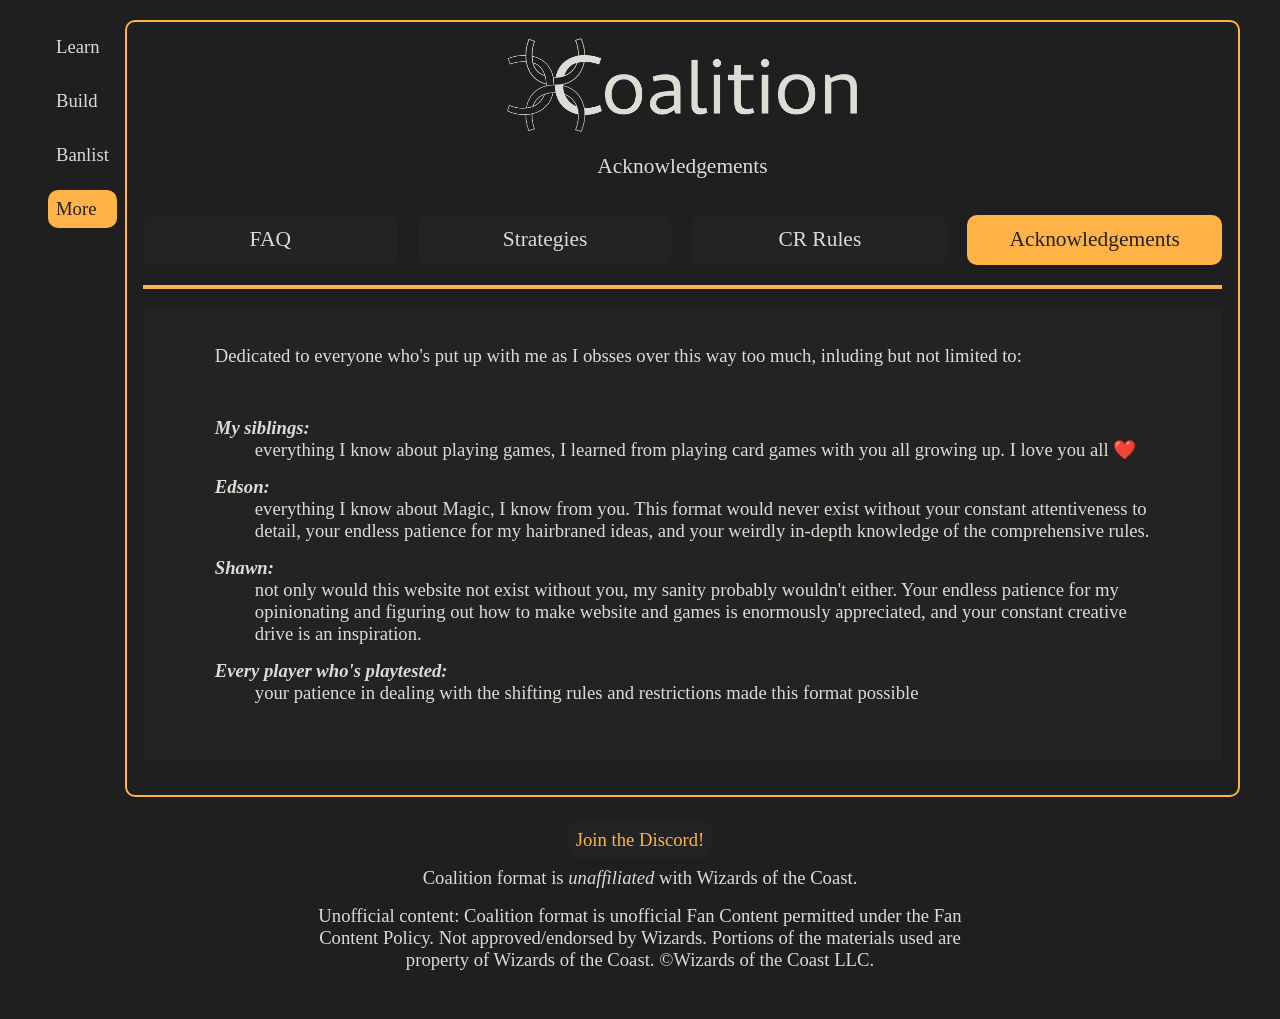
<file: acknowledgements.html>
<!DOCTYPE html>
<html lang="en">
  <head>
    <title>Coalition Format</title>
    <meta charset="UTF-8" />
    <meta name="viewport" content="width=device-width, initial-scale=1.0" />
    <link rel="icon" type="image/png" href="/images/favicon-96x96.png" sizes="96x96" />
    <link rel="icon" type="image/svg+xml" href="/images/favicon.svg" />
    <link rel="shortcut icon" href="/images/favicon.ico" />
    <link rel="apple-touch-icon" sizes="180x180" href="/images/apple-touch-icon.png" />
    <link rel="manifest" href="/site.webmanifest">
    <link rel='stylesheet' href='style.css' />
  </head>

  <body>
    <div id='main'>
        <nav>
        <a href="index.html">
          Learn
        </a>

        <a href="build.html">
          Build
        </a>

        <a href="banlist.html">
          Banlist
        </a>

        <a href="faq.html" class="selected">
          More
        </a>
      </nav>
        <div id='content'>
            <div class='intro'>
                <img width="350" src="/images/coalition_logo.png" />
                <p>
                    Acknowledgements
                </p>
                <div class='columns menu'>
                  <a href="faq.html" class="column">
                    FAQ
                  </a>
                   <a href="strategies.html" class="column">
                    Strategies
                  </a>
                  <a href="rules.html" class="column">
                    CR Rules
                  </a>
                  <a href="acknowledgements.html" class="column selected">
                    Acknowledgements
                  </a>
                </div>
            </div>
            <div class='explainer' id="banlist">
                <div class='info box'>
                    <p>Dedicated to everyone who's put up with me as I obsses over this way too much, inluding but not limited to:
                    <div class="banlist">
                        <dl>
                            <dt>My siblings:</dt>
                            <dd>everything I know about playing games, I learned from playing card games with you all growing up. I love you all ❤️ </dd>
                            <dt>Edson:</dt>
                            <dd>everything I know about Magic, I know from you. This format would never exist without your constant attentiveness to detail, your endless patience for my hairbraned ideas, and your weirdly in-depth knowledge of the comprehensive rules.</dd>
                            <dt>Shawn:</dt>
                            <dd>not only would this website not exist without you, my sanity probably wouldn't either. Your endless patience for my opinionating and figuring out how to make website and games is enormously appreciated, and your constant creative drive is an inspiration.</dd>
                            <dt>Every player who's playtested:</dt>
                            <dd>your patience in dealing with the shifting rules and restrictions made this format possible</dd>
                            </dl>
                    </div>   
                </div>
            </div>
        </div>
    </div>
    <footer>
      <a class="nf nf-fa-discord" href="https://discord.gg/NwQm5m4eBT">  Join the Discord!</a>
        <p>Coalition format is <i>unaffiliated</i> with Wizards of the Coast.</p>
        <p>Unofficial content: Coalition format is unofficial Fan Content permitted under the Fan Content Policy. Not approved/endorsed by Wizards. Portions of the materials used are property of Wizards of the Coast. ©Wizards of the Coast LLC.</p>
    </footer>
  </body>
</html>
</file>
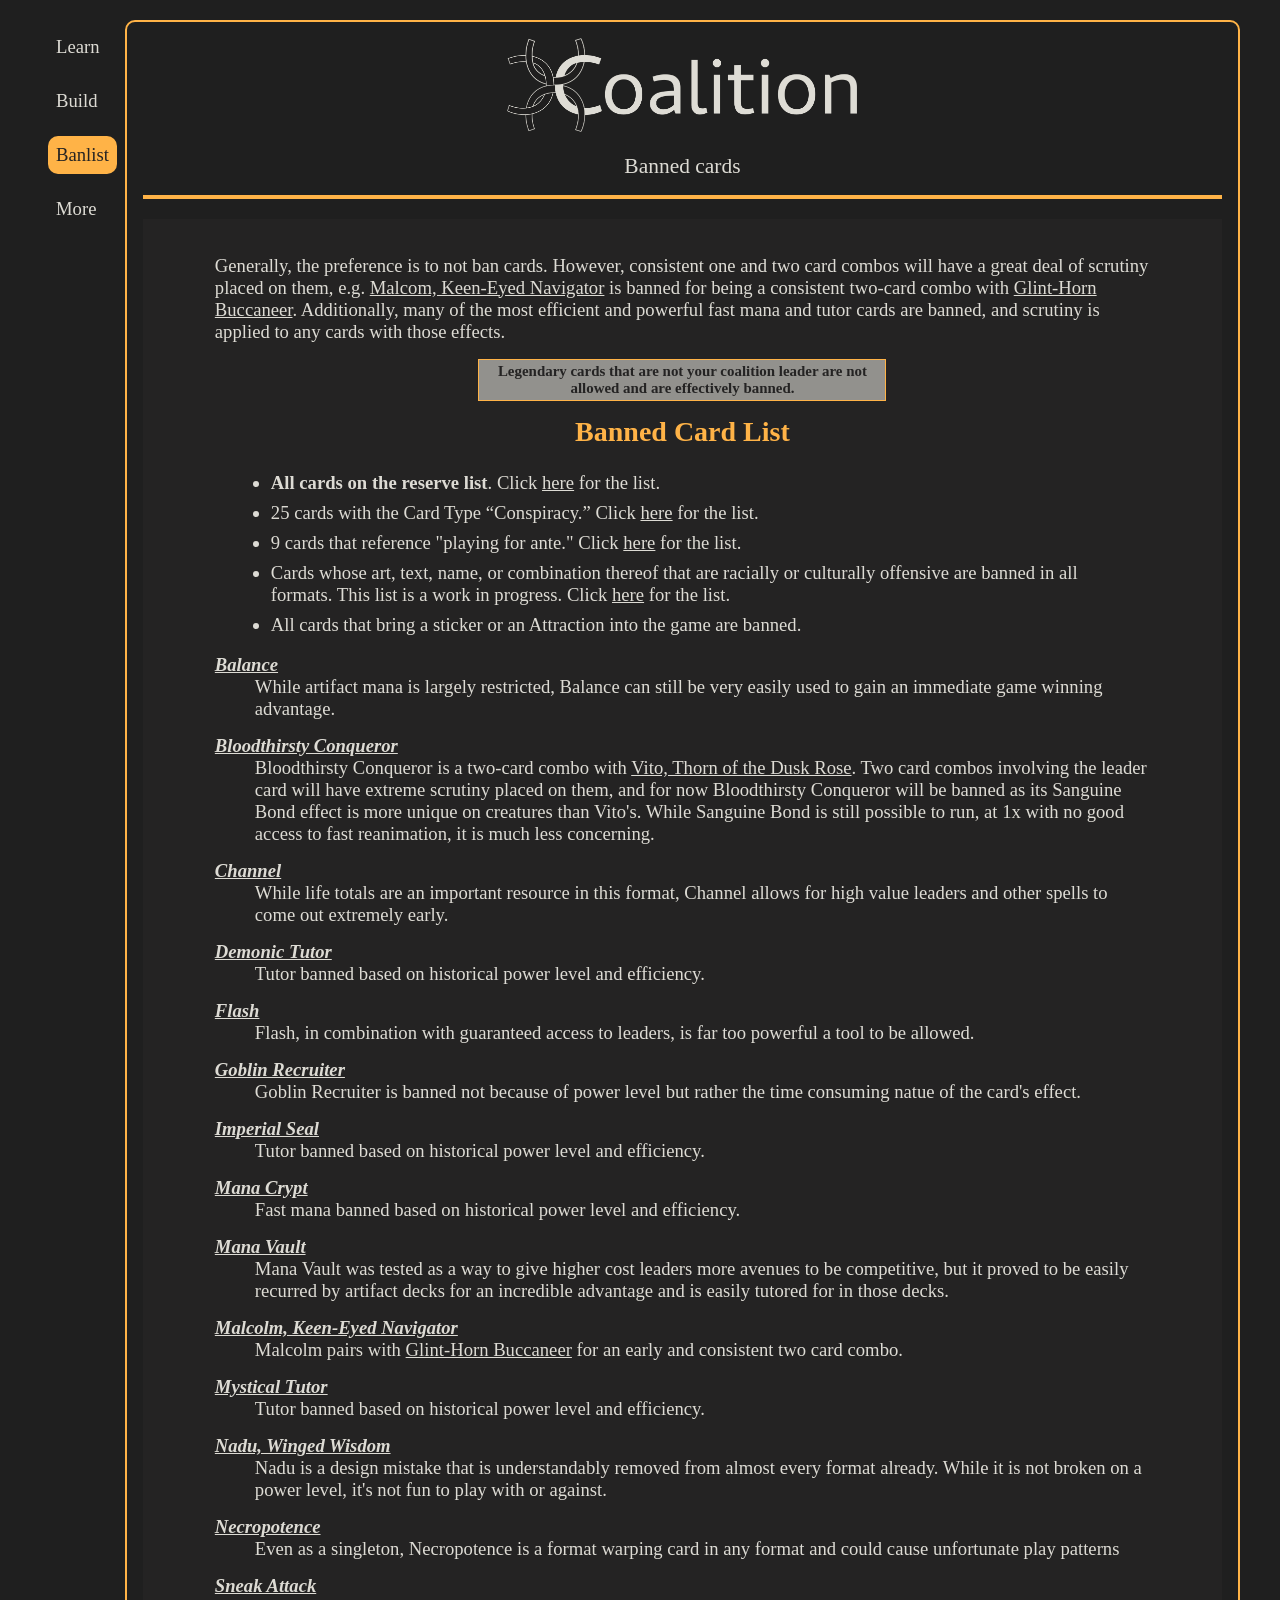
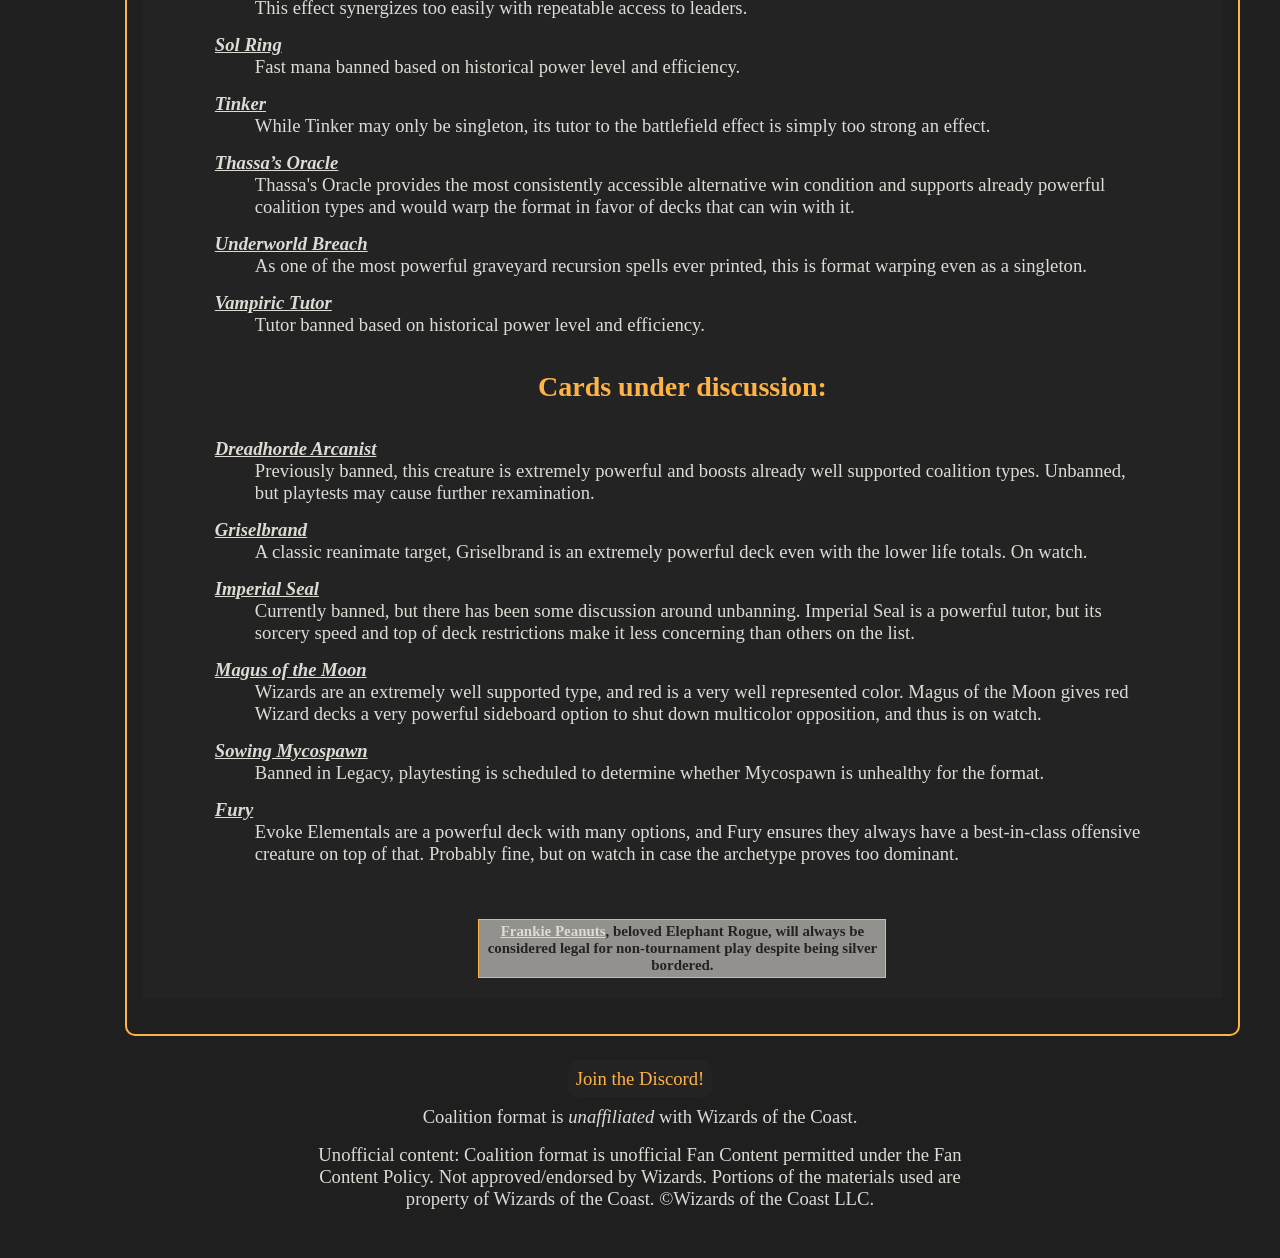
<file: banlist.html>
<!DOCTYPE html>
<html lang="en">
  <head>
    <title>Coalition Format</title>
    <meta charset="UTF-8" />
    <meta name="viewport" content="width=device-width, initial-scale=1.0" />
    <link rel="icon" type="image/png" href="/images/favicon-96x96.png" sizes="96x96" />
    <link rel="icon" type="image/svg+xml" href="/images/favicon.svg" />
    <link rel="shortcut icon" href="/images/favicon.ico" />
    <link rel="apple-touch-icon" sizes="180x180" href="/images/apple-touch-icon.png" />
    <link rel="manifest" href="/site.webmanifest">
    <link rel='stylesheet' href='style.css' />
  </head>

  <body>
    <div id='main'>
      <nav>
        <a href="index.html">
          Learn
        </a>

        <a href="build.html">
          Build
        </a>

        <a href="banlist.html" class="selected">
          Banlist
        </a>

        <a href="faq.html">
          More
        </a>
      </nav>
        <div id='content'>
            <div class='intro'>
                <img width="350" src="/images/coalition_logo.png" />
                <p>
                    Banned cards
                </p>
            </div>
            <div class='explainer' id="banlist">
                <div class='info box'>
                    <p>Generally, the preference is to not ban cards. However, consistent one and two card combos will have a great deal of scrutiny placed on them, e.g. <a href="https://scryfall.com/card/lcc/161/malcolm-keen-eyed-navigator">Malcom, Keen-Eyed Navigator</a> is banned for being a consistent two-card combo with <a href="https://scryfall.com/card/m20/141/glint-horn-buccaneer">Glint-Horn Buccaneer</a>. Additionally, many of the most efficient and powerful fast mana and tutor cards are banned, and scrutiny is applied to any cards with those effects.</p>
                    <div class="tooltip" id="legendaryban">Legendary cards that are not your coalition leader are not allowed and are effectively banned.</div>
                    <h2>Banned Card List</h2>
                    <div class="banlist">
                        <ul>
                            <li><b>All cards on the reserve list</b>. Click <a href="https://magic.wizards.com/en/news/announcements/official-reprint-policy">here</a> for the list.</li>
                            <li>25 cards with the Card Type “Conspiracy.” Click <a href="https://gatherer.wizards.com/Pages/Search/Default.aspx?action=advanced&special=true&type=+%5b%22Conspiracy%22%5d">here</a> for the list.</li>
                            <li>9 cards that reference "playing for ante." Click <a href="https://gatherer.wizards.com/Pages/Search/Default.aspx?action=advanced&text=+%5b%22%20ante.%22%5d">here</a> for the list.</li>
                            <li>Cards whose art, text, name, or combination thereof that are racially or culturally offensive are banned in all formats. This list is a work in progress. Click <a href="https://magic.wizards.com/en/news/announcements/depictions-racism-magic-2020-06-10">here</a> for the list.</li>
                            <li>All cards that bring a sticker or an Attraction into the game are banned.</li>
                        </ul>
                        <dl>
                            <dt><a href="https://scryfall.com/card/ema/2/balance">Balance</a></dt>
                            <dd>While artifact mana is largely restricted, Balance can still be very easily used to gain an immediate game winning advantage.</dd>
                            <dt><a href="https://scryfall.com/card/fdn/58/bloodthirsty-conqueror">Bloodthirsty Conqueror</a></dt>
                            <dd>Bloodthirsty Conqueror is a two-card combo with <a href="https://scryfall.com/card/m21/127/vito-thorn-of-the-dusk-rose">Vito, Thorn of the Dusk Rose</a>. Two card combos involving the leader card will have extreme scrutiny placed on them, and for now Bloodthirsty Conqueror will be banned as its Sanguine Bond effect is more unique on creatures than Vito's. While Sanguine Bond is still possible to run, at 1x with no good access to fast reanimation, it is much less concerning.</dd>
                            <dt><a href="https://scryfall.com/card/ima/157/channel">Channel</a></dt>
                            <dd>While life totals are an important resource in this format, Channel allows for high value leaders and other spells to come out extremely early.</dd>
                            <dt><a href="https://scryfall.com/card/cmm/150/demonic-tutor">Demonic Tutor</a></dt>
                            <dd>Tutor banned based on historical power level and efficiency.</dd>
                            <dt><a href="https://scryfall.com/card/a25/57/flash">Flash</a></dt>
                            <dd>Flash, in combination with guaranteed access to leaders, is far too powerful a tool to be allowed.</dd>
                            <dt><a href="https://scryfall.com/card/6ed/186/goblin-recruiter">Goblin Recruiter</a></dt>
                            <dd>Goblin Recruiter is banned not because of power level but rather the time consuming natue of the card's effect.</dd>
                            <dt><a href="https://scryfall.com/card/2x2/354/imperial-seal">Imperial Seal</a></dt>
                            <dd>Tutor banned based on historical power level and efficiency.</dd>
                            <dt><a href="https://scryfall.com/card/2xm/270/mana-crypt">Mana Crypt</a></dt>
                            <dd>Fast mana banned based on historical power level and efficiency.</dd>
                            <dt><a href="https://scryfall.com/card/2x2/308/mana-vault">Mana Vault</a></dt>
                            <dd>Mana Vault was tested as a way to give higher cost leaders more avenues to be competitive, but it proved to be easily recurred by artifact decks for an incredible advantage and is easily tutored for in those decks.</dd>
                            <dt><a href="https://scryfall.com/card/lcc/161/malcolm-keen-eyed-navigator)">Malcolm, Keen-Eyed Navigator</a></dt>
                            <dd>Malcolm pairs with <a href="https://scryfall.com/card/m20/141/glint-horn-buccaneer">Glint-Horn Buccaneer</a> for an early and consistent two card combo.</dd>
                            <dt><a href="https://scryfall.com/card/ema/62/mystical-tutor)">Mystical Tutor</a></dt>
                            <dd>Tutor banned based on historical power level and efficiency.</dd>
                            <dt><a href="https://scryfall.com/card/mh3/193/nadu-winged-wisdom">Nadu, Winged Wisdom</a></dt>
                            <dd>Nadu is a design mistake that is understandably removed from almost every format already. While it is not broken on a power level, it's not fun to play with or against.</dd>
                            <dt><a href="https://scryfall.com/card/ima/98/necropotence)">Necropotence</a></dt>
                            <dd>Even as a singleton, Necropotence is a format warping card in any format and could cause unfortunate play patterns</dd>
                            <dt><a href="https://scryfall.com/card/dmr/139/sneak-attack">Sneak Attack</a></dt>
                            <dd>This effect synergizes too easily with repeatable access to leaders.</dd>
                            <dt><a href="https://scryfall.com/card/cmm/410/sol-ring)">Sol Ring</a></dt>
                            <dd>Fast mana banned based on historical power level and efficiency.</dd>
                            <dt><a href="https://scryfall.com/card/ulg/45/tinker">Tinker</a></dt>
                            <dd>While Tinker may only be singleton, its tutor to the battlefield effect is simply too strong an effect.</dd>
                            <dt><a href="https://scryfall.com/card/thb/73/thassas-oracle">Thassa’s Oracle</a></dt>
                            <dd>Thassa's Oracle provides the most consistently accessible alternative win condition and supports already powerful coalition types and would warp the format in favor of decks that can win with it.</dd>
                            <dt><a href="https://scryfall.com/card/thb/161/underworld-breach">Underworld Breach</a></dt>
                            <dd>As one of the most powerful graveyard recursion spells ever printed, this is format warping even as a singleton.</dd>
                            <dt><a href="https://scryfall.com/card/cmr/156/vampiric-tutor">Vampiric Tutor</a></dt>
                            <dd>Tutor banned based on historical power level and efficiency.</dd>
                            </dl>
                        </div>
                        
                        <h2>Cards under discussion:</h2>
                        <div class="banlist">
                        <dl>
                          <dt><a href="https://scryfall.com/card/war/125/dreadhorde-arcanist">Dreadhorde Arcanist</a></td>
                            <dd>Previously banned, this creature is extremely powerful and boosts already well supported coalition types. Unbanned, but playtests may cause further rexamination.</dd>
                          <dt><a href="https://scryfall.com/card/mm3/72/griselbrand">Griselbrand</a></dt>
                            <dd>A classic reanimate target, Griselbrand is an extremely powerful deck even with the lower life totals. On watch.</dd>
                          <dt><a href="https://scryfall.com/card/2x2/354/imperial-seal">Imperial Seal</a></dt>
                            <dd>Currently banned, but there has been some discussion around unbanning. Imperial Seal is a powerful tutor, but its sorcery speed and top of deck restrictions make it less concerning than others on the list.</dd>
                          <dt><a href="https://scryfall.com/card/tsr/175/magus-of-the-moon">Magus of the Moon</a></td>
                            <dd>Wizards are an extremely well supported type, and red is a very well represented color. Magus of the Moon gives red Wizard decks a very powerful sideboard option to shut down multicolor opposition, and thus is on watch.</dd>
                         <dt><a href="https://scryfall.com/card/mh3/170/sowing-mycospawn">Sowing Mycospawn</a></dt>
                            <dd>Banned in Legacy, playtesting is scheduled to determine whether Mycospawn is unhealthy for the format.</dd>
                          <dt><a href="https://scryfall.com/card/ecc/50/fury">Fury</a></dt>
                            <dd>Evoke Elementals are a powerful deck with many options, and Fury ensures they always have a best-in-class offensive creature on top of that. Probably fine, but on watch in case the archetype proves too dominant.</dd>
                        </dl>
                    </div>   
                    <div class="tooltip" id="frankie"><h2><i class="nf nf-md-elephant"></i></h2><a href="https://scryfall.com/card/und/5/frankie-peanuts">Frankie Peanuts</a>, beloved Elephant Rogue, will always be considered legal for non-tournament play despite being silver bordered.</div>
                </div>
            </div>
        </div>
    </div>
    <footer>
        <a class="nf nf-fa-discord" href="https://discord.gg/NwQm5m4eBT">  Join the Discord!</a>
        <p>Coalition format is <i>unaffiliated</i> with Wizards of the Coast.</p>
        <p>Unofficial content: Coalition format is unofficial Fan Content permitted under the Fan Content Policy. Not approved/endorsed by Wizards. Portions of the materials used are property of Wizards of the Coast. ©Wizards of the Coast LLC.</p>
    </footer>
  </body>
</html>
</file>
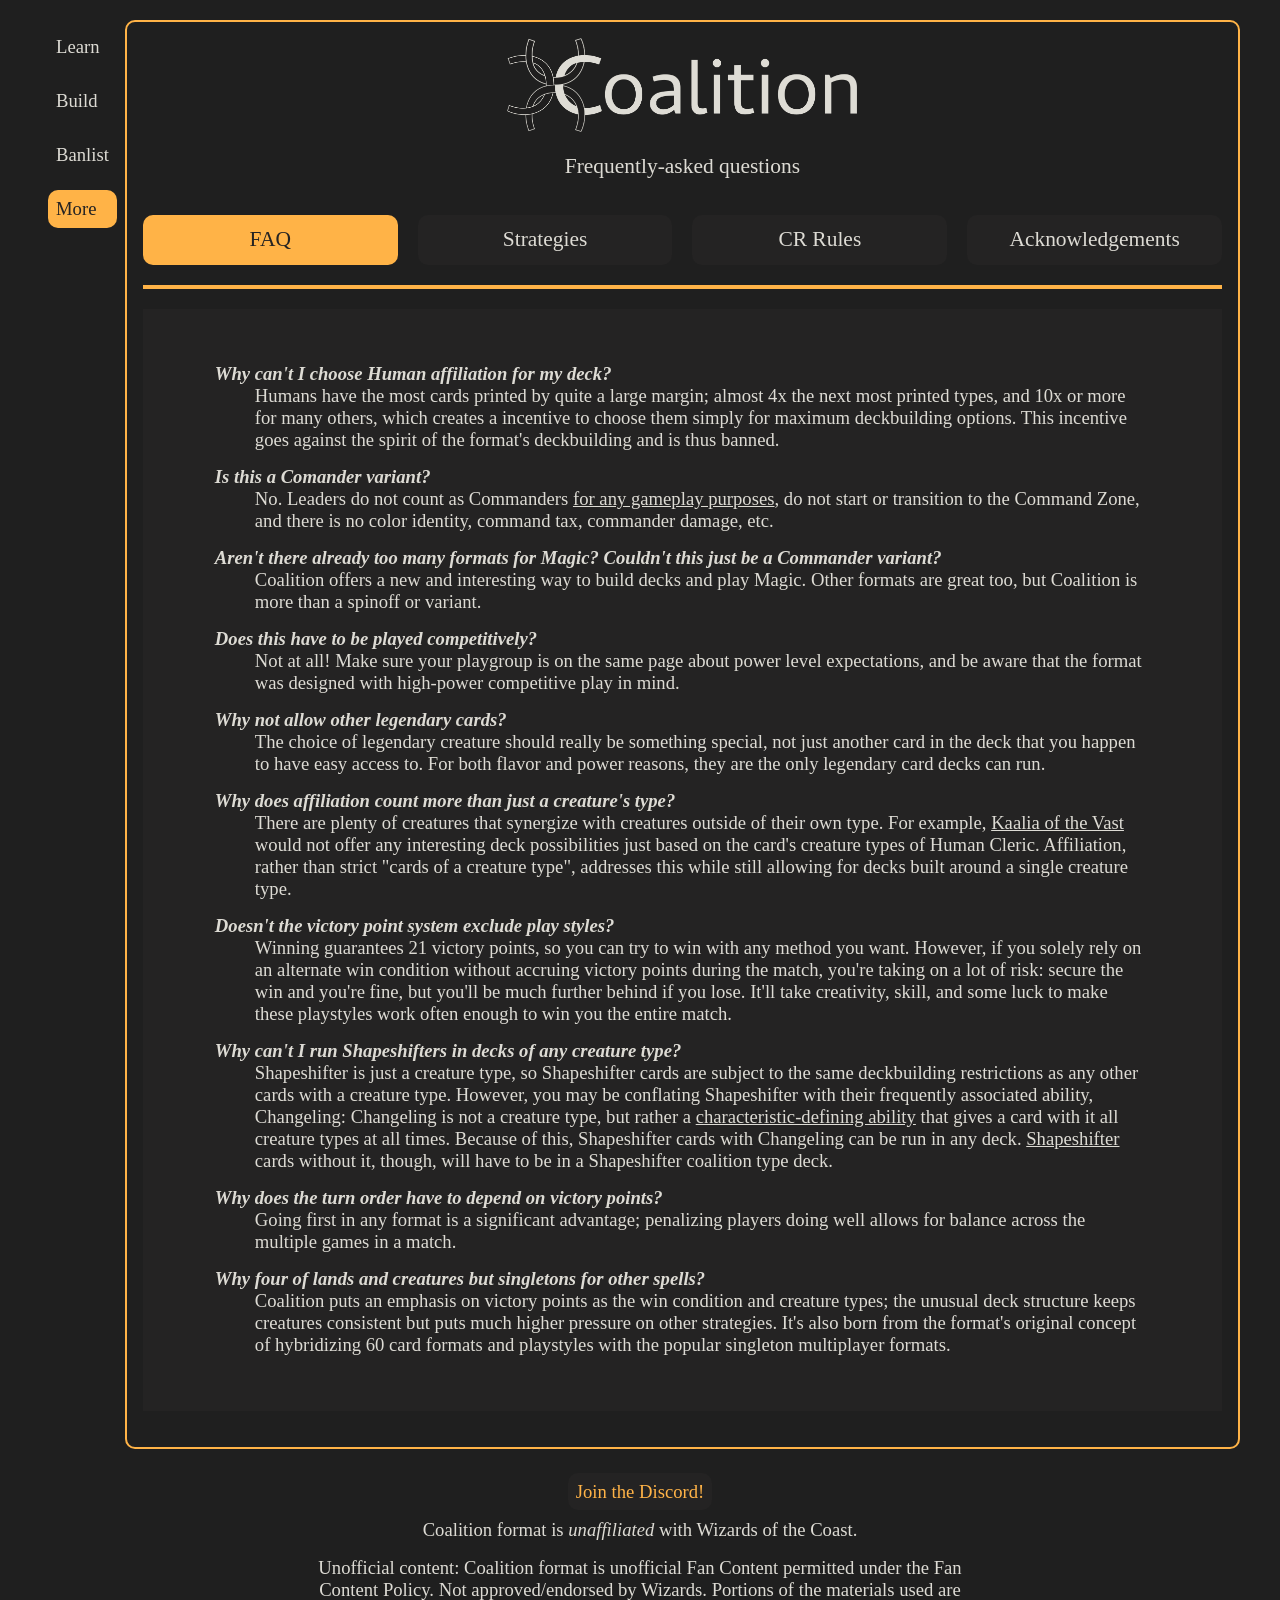
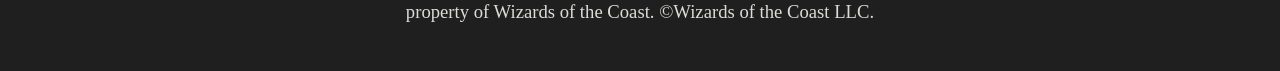
<file: faq.html>
<!DOCTYPE html>
<html lang="en">
  <head>
    <title>Coalition Format</title>
    <meta charset="UTF-8" />
    <meta name="viewport" content="width=device-width, initial-scale=1.0" />
    <link rel="icon" type="image/png" href="/images/favicon-96x96.png" sizes="96x96" />
    <link rel="icon" type="image/svg+xml" href="/images/favicon.svg" />
    <link rel="shortcut icon" href="/images/favicon.ico" />
    <link rel="apple-touch-icon" sizes="180x180" href="/images/apple-touch-icon.png" />
    <link rel="manifest" href="/site.webmanifest">
    <link rel='stylesheet' href='style.css' />
  </head>

  <body>
    <div id='main'>
        <nav>
        <a href="index.html">
          Learn
        </a>

        <a href="build.html">
          Build
        </a>

        <a href="banlist.html">
          Banlist
        </a>

        <a href="faq.html" class="selected">
          More
        </a>
      </nav>
        <div id='content'>
            <div class='intro'>
                <img width="350" src="/images/coalition_logo.png" />
                <p>
                    Frequently-asked questions
                </p>
                <div class='columns menu'>
                  <a href="faq.html" class="column selected">
                    FAQ
                  </a>
                   <a href="strategies.html" class="column">
                    Strategies
                  </a>
                  <a href="rules.html" class="column">
                    CR Rules
                  </a>
                  <a href="acknowledgements.html" class="column">
                    Acknowledgements
                  </a>
                </div>
            </div>
            <div class='explainer' id="banlist">
                <div class='info box'>
                    <div class="banlist">
                        <dl>
                            <dt id="humans">Why can't I choose Human affiliation for my deck?</dt>
                            <dd>Humans have the most cards printed by quite a large margin; almost 4x the next most printed types, and 10x or more for many others, which creates a incentive to choose them simply for maximum deckbuilding options. This incentive goes against the spirit of the format's deckbuilding and is thus banned.</dd>
                            <dt id="commander">Is this a Comander variant?</dt>
                            <dd>No. Leaders do not count as Commanders <a href="https://scryfall.com/card/cmm/214/deflecting-swat">for any gameplay purposes</a>, do not start or transition to the Command Zone, and there is no color identity, command tax, commander damage, etc.</dd>
                            <dt>Aren't there already too many formats for Magic? Couldn't this just be a Commander variant?</dt>
                            <dd>Coalition offers a new and interesting way to build decks and play Magic. Other formats are great too, but Coalition is more than a spinoff or variant.</dd>  
                            <dt>Does this have to be played competitively?</dt>
                            <dd>Not at all! Make sure your playgroup is on the same page about power level expectations, and be aware that the format was designed with high-power competitive play in mind.</dd>
                            <dt id="legendaries">Why not allow other legendary cards?</dt>
                            <dd>The choice of legendary creature should really be something special, not just another card in the deck that you happen to have easy access to. For both flavor and power reasons, they are the only legendary card decks can run.</dd>
                            <dt>Why does affiliation count more than just a creature's type?</dt>
                            <dd>There are plenty of creatures that synergize with creatures outside of their own type. For example, <a href="https://scryfall.com/card/mh3/290/kaalia-of-the-vast">Kaalia of the Vast</a> would not offer any interesting deck possibilities just based on the card's creature types of Human Cleric. Affiliation, rather than strict "cards of a creature type", addresses this while still allowing for decks built around a single creature type.</dd>
                            <dt>Doesn't the victory point system exclude play styles?</dt>
                            <dd>Winning guarantees 21 victory points, so you can try to win with any method you want. However, if you solely rely on an alternate win condition without accruing victory points during the match, you're taking on a lot of risk: secure the win and you're fine, but you'll be much further behind if you lose. It'll take creativity, skill, and some luck to make these playstyles work often enough to win you the entire match.</dd>
                            <dt>Why can't I run Shapeshifters in decks of any creature type?</dt>
                            <dd>Shapeshifter is just a creature type, so Shapeshifter cards are subject to the same deckbuilding restrictions as any other cards with a creature type. However, you may be conflating Shapeshifter with their frequently associated ability, Changeling: Changeling is not a creature type, but rather a <a href="https://yawgatog.com/resources/magic-rules/#characteristic-defining_ability">characteristic-defining ability</a> that gives a card with it all creature types at all times. Because of this, Shapeshifter cards with Changeling can be run in any deck. <a href="https://scryfall.com/card/dmc/24/activated-sleeper">Shapeshifter</a> cards without it, though, will have to be in a Shapeshifter coalition type deck.</dd>
                            <dt id="turnorder">Why does the turn order have to depend on victory points?</dt>
                            <dd>Going first in any format is a significant advantage; penalizing players doing well allows for balance across the multiple games in a match.</dd>
                            <dt>Why four of lands and creatures but singletons for other spells?</dt>
                            <dd>Coalition puts an emphasis on victory points as the win condition and creature types; the unusual deck structure keeps creatures consistent but puts much higher pressure on other strategies. It's also born from the format's original concept of hybridizing 60 card formats and playstyles with the popular singleton multiplayer formats.</dd>
                        </dl>
                    </div>
                </div>
            </div>
        </div>
    </div>
    <footer>
        <a class="nf nf-fa-discord" href="https://discord.gg/NwQm5m4eBT">  Join the Discord!</a>
        <p>Coalition format is <i>unaffiliated</i> with Wizards of the Coast.</p>
        <p>Unofficial content: Coalition format is unofficial Fan Content permitted under the Fan Content Policy. Not approved/endorsed by Wizards. Portions of the materials used are property of Wizards of the Coast. ©Wizards of the Coast LLC.</p>
    </footer>
  </body>
</html>
</file>
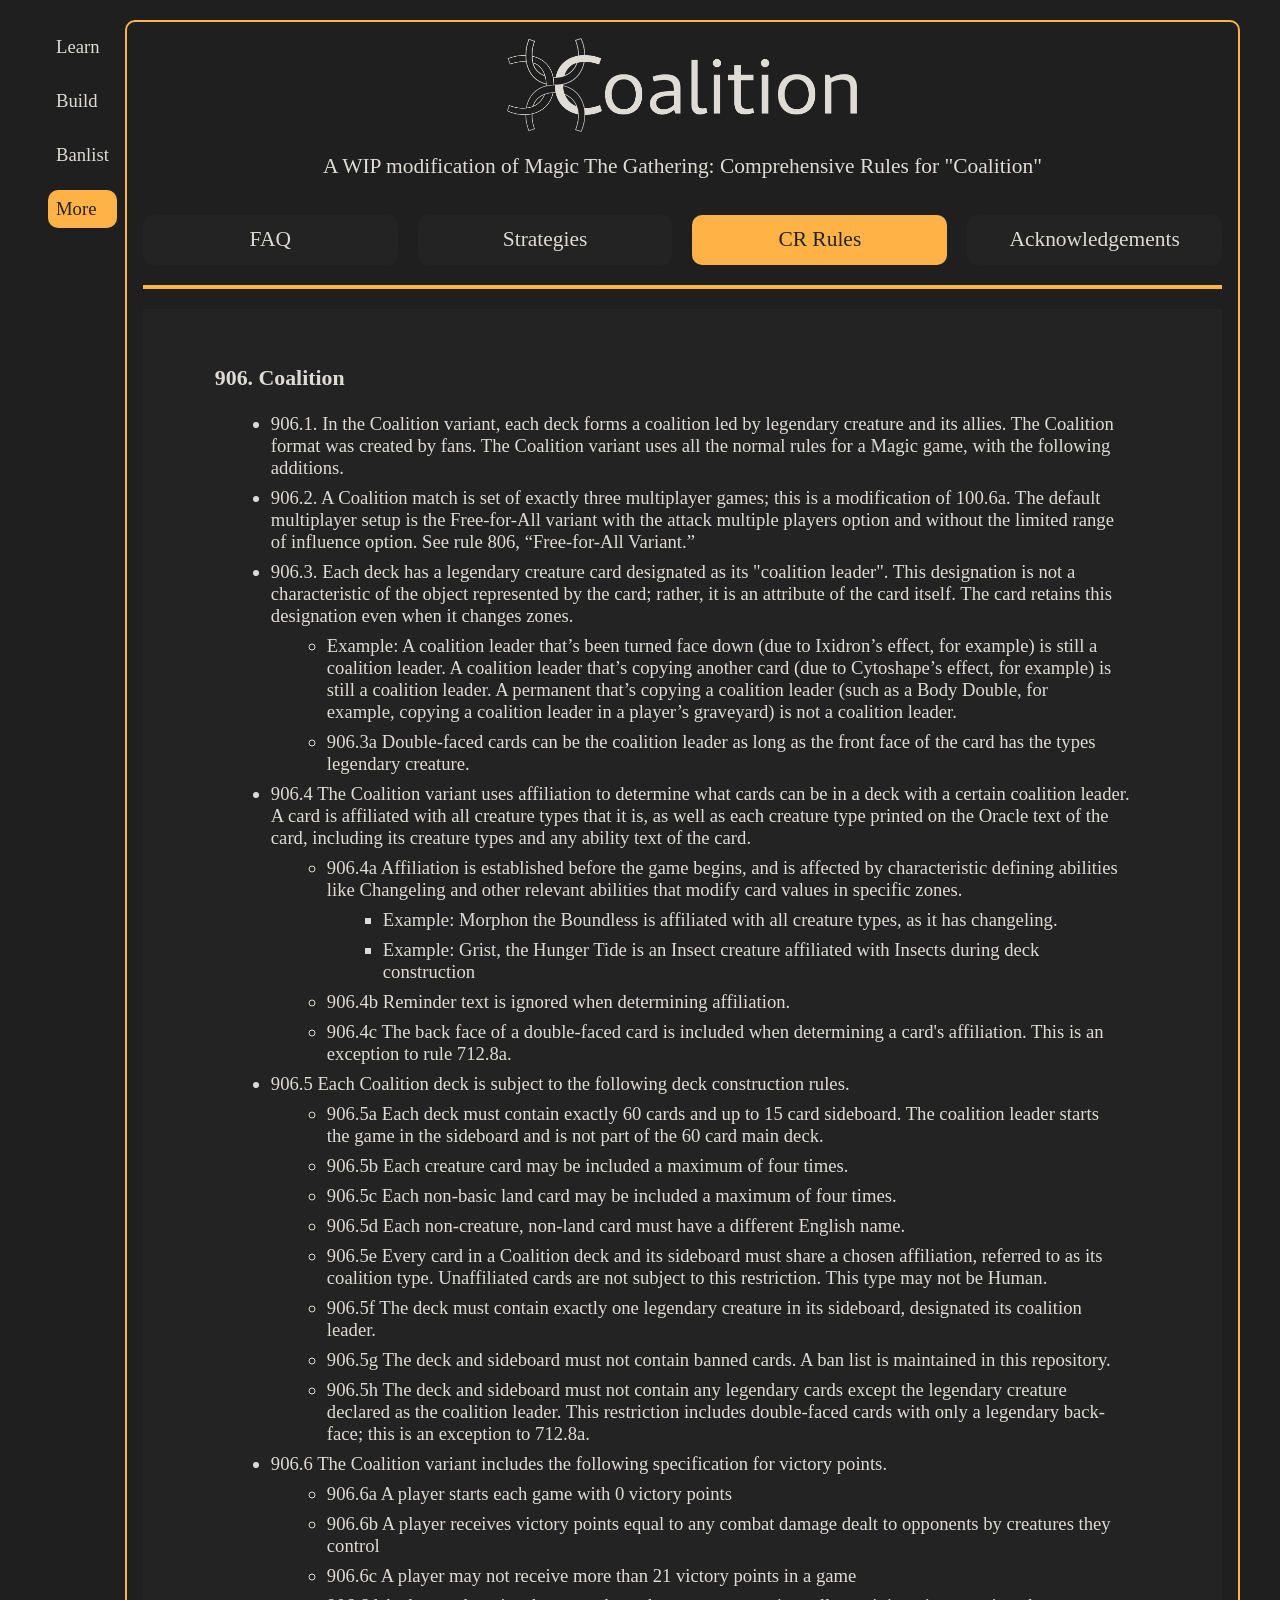
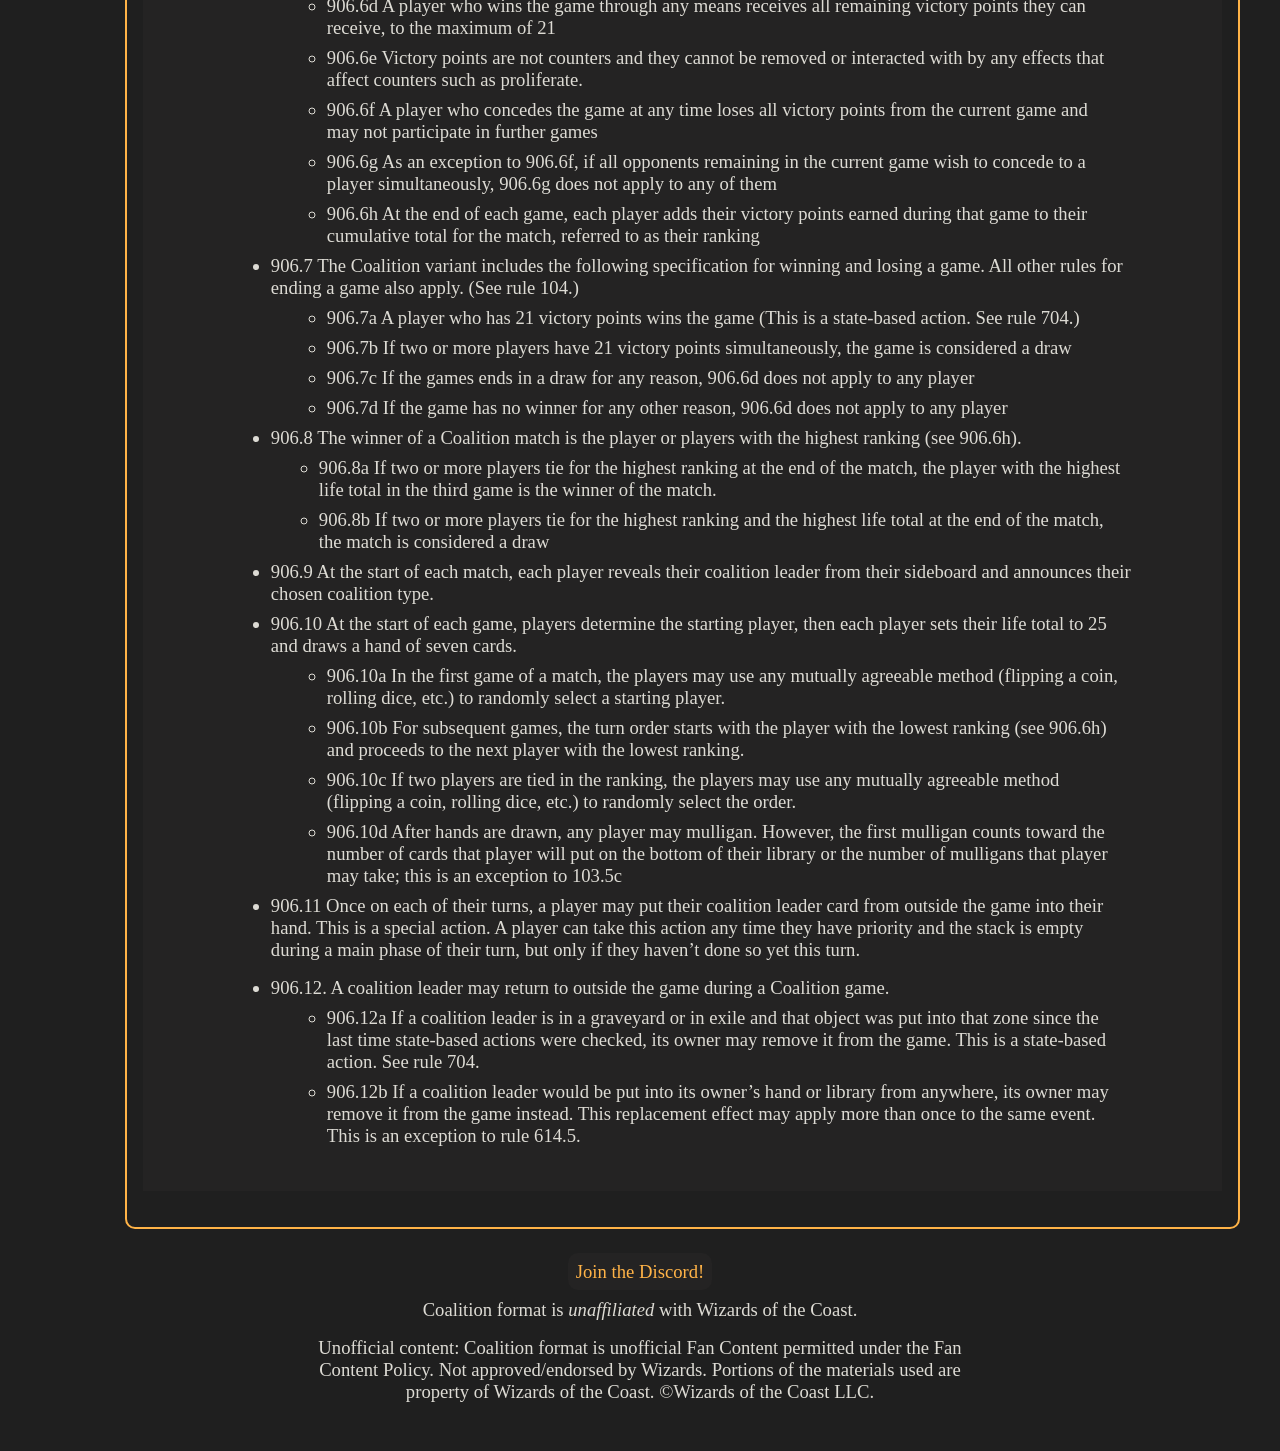
<file: rules.html>
<!DOCTYPE html>
<html lang="en">
  <head>
    <title>Coalition Format</title>
    <meta charset="UTF-8" />
    <meta name="viewport" content="width=device-width, initial-scale=1.0" />
    <link rel="icon" type="image/png" href="/images/favicon-96x96.png" sizes="96x96" />
    <link rel="icon" type="image/svg+xml" href="/images/favicon.svg" />
    <link rel="shortcut icon" href="/images/favicon.ico" />
    <link rel="apple-touch-icon" sizes="180x180" href="/images/apple-touch-icon.png" />
    <link rel="manifest" href="/site.webmanifest">
    <link rel='stylesheet' href='style.css' />
  </head>

  <body>
    <div id='main'>
        <nav>
          <a href="index.html">
            Learn
          </a>

          <a href="build.html">
            Build
          </a>

          <a href="banlist.html">
            Banlist
          </a>

          <a href="faq.html" class="selected">
            More
          </a>
        </nav>
        <div id='content'>
            <div class='intro'>
                <img width="350" src="/images/coalition_logo.png" />
                <p>
                    A WIP modification of Magic The Gathering: Comprehensive Rules for "Coalition"
                </p>
                <div class='columns menu'>
                  <a href="faq.html" class="column">
                    FAQ
                  </a>
                  <a href="strategies.html" class="column">
                    Strategies
                  </a>
                  <a href="rules.html" class="column selected">
                    CR Rules
                  </a>
                  <a href="acknowledgements.html" class="column">
                    Acknowledgements
                  </a>
                </div>
            </div>
            <div class='explainer' id="rules">
                <div class='info box'>
                    <div class="banlist">
                        <h3 id="906-coalition">906. Coalition</h3>
                        <ul>
                          <li>906.1. In the Coalition variant, each deck forms a coalition led by legendary creature and its allies. The Coalition format was created by fans. The Coalition variant uses all the normal rules for a Magic game, with the following additions.</li>
                          <li>906.2. A Coalition match is set of exactly three multiplayer games; this is a modification of 100.6a. The default multiplayer setup is the Free-for-All variant with the attack multiple players option and without the limited range of influence option. See rule 806, “Free-for-All Variant.”</li>
                          <li>906.3. Each deck has a legendary creature card designated as its "coalition leader". This designation is not a characteristic of the object represented by the card; rather, it is an attribute of the card itself. The card retains this designation even when it changes zones.
                            <ul>
                              <li>Example: A coalition leader that’s been turned face down (due to Ixidron’s effect, for example) is still a coalition leader. A coalition leader that’s copying another card (due to Cytoshape’s effect, for example) is still a coalition leader. A permanent that’s copying a coalition leader (such as a Body Double, for example, copying a coalition leader in a player’s graveyard) is not a coalition leader.</li>
                              <li>906.3a Double-faced cards can be the coalition leader as long as the front face of the card has the types legendary creature.</li>
                            </ul>
                          </li>
                          <li>906.4 The Coalition variant uses affiliation to determine what cards can be in a deck with a certain coalition leader. A card is affiliated with all creature types that it is, as well as each creature type printed on the Oracle text of the card, including its creature types and any ability text of the card. 
                            <ul>
                              <li>906.4a Affiliation is established before the game begins, and is affected by characteristic defining abilities like Changeling and other relevant abilities that modify card values in specific zones.
                                <ul>
                                  <li>Example: Morphon the Boundless is affiliated with all creature types, as it has changeling.</li>
                                  <li>Example: Grist, the Hunger Tide is an Insect creature affiliated with Insects during deck construction</li>
                                </ul>
                              </li>
                              <li>906.4b Reminder text is ignored when determining affiliation.</li>
                              <li>906.4c The back face of a double-faced card is included when determining a card's affiliation. This is an exception to rule 712.8a.</li>
                            </ul>
                          </li>
                          <li>906.5 Each Coalition deck is subject to the following deck construction rules.
                            <ul>
                              <li>906.5a Each deck must contain exactly 60 cards and up to 15 card sideboard. The coalition leader starts the game in the sideboard and is not part of the 60 card main deck.</li>
                              <li>906.5b Each creature card may be included a maximum of four times.</li>
                              <li>906.5c Each non-basic land card may be included a maximum of four times.</li>
                              <li>906.5d Each non-creature, non-land card must have a different English name.</li>
                              <li>906.5e Every card in a Coalition deck and its sideboard must share a chosen affiliation, referred to as its coalition type. Unaffiliated cards are not subject to this restriction. This type may not be Human.</li>
                              <li>906.5f The deck must contain exactly one legendary creature in its sideboard, designated its coalition leader.</li>
                              <li>906.5g The deck and sideboard must not contain banned cards. A ban list is maintained in this repository.</li>
                              <li>906.5h The deck and sideboard must not contain any legendary cards except the legendary creature declared as the coalition leader. This restriction includes double-faced cards with only a legendary back-face; this is an exception to 712.8a.</li>
                            </ul>
                          </li>
                          <li>906.6 The Coalition variant includes the following specification for victory points.
                            <ul>
                              <li>906.6a A player starts each game with 0 victory points</li>
                              <li>906.6b A player receives victory points equal to any combat damage dealt to opponents by creatures they control</li>
                              <li>906.6c A player may not receive more than 21 victory points in a game</li>
                              <li>906.6d A player who wins the game through any means receives all remaining victory points they can receive, to the maximum of 21</li>
                              <li>906.6e Victory points are not counters and they cannot be removed or interacted with by any effects that affect counters such as proliferate.</li>
                              <li>906.6f A player who concedes the game at any time loses all victory points from the current game and may not participate in further games</li>
                              <li>906.6g As an exception to 906.6f, if all opponents remaining in the current game wish to concede to a player simultaneously, 906.6g does not apply to any of them</li>
                              <li>906.6h At the end of each game, each player adds their victory points earned during that game to their cumulative total for the match, referred to as their ranking</li>
                            </ul>
                          </li>
                          <li>906.7 The Coalition variant includes the following specification for winning and losing a game. All other rules for ending a game also apply. (See rule 104.)
                            <ul>
                              <li>906.7a A player who has 21 victory points wins the game (This is a state-based action. See rule 704.)</li>
                              <li>906.7b If two or more players have 21 victory points simultaneously, the game is considered a draw</li>
                              <li>906.7c If the games ends in a draw for any reason, 906.6d does not apply to any player</li>
                              <li>906.7d If the game has no winner for any other reason, 906.6d does not apply to any player</li>
                            </ul>
                          </li>
                          <li>906.8 The winner of a Coalition match is the player or players with the highest ranking (see 906.6h).</li>
                          <ul>
                            <li>906.8a If two or more players tie for the highest ranking at the end of the match, the player with the highest life total in the third game is the winner of the match.</li>
                            <li>906.8b If two or more players tie for the highest ranking and the highest life total at the end of the match, the match is considered a draw</li>
                          </ul>
                          <li>906.9 At the start of each match, each player reveals their coalition leader from their sideboard and announces their chosen coalition type.</li>
                          <li>906.10 At the start of each game, players determine the starting player, then each player sets their life total to 25 and draws a hand of seven cards.
                            <ul>
                              <li>906.10a In the first game of a match, the players may use any mutually agreeable method (flipping a coin, rolling dice, etc.) to randomly select a starting player.</li>
                              <li>906.10b For subsequent games, the turn order starts with the player with the lowest ranking (see 906.6h) and proceeds to the next player with the lowest ranking.</li>
                              <li>906.10c If two players are tied in the ranking, the players may use any mutually agreeable method (flipping a coin, rolling dice, etc.) to randomly select the order.</li>
                              <li>906.10d After hands are drawn, any player may mulligan. However, the first mulligan counts toward the number of cards that player will put on the bottom of their library or the number of mulligans that player may take; this is an exception to 103.5c</li>
                            </ul>
                          </li>
                          <li>906.11 Once on each of their turns, a player may put their coalition leader card from outside the game into their hand. This is a special action. A player can take this action any time they have priority and the stack is empty during a main phase of their turn, but only if they haven’t done so yet this turn.</p></li>
                          <li>906.12. A coalition leader may return to outside the game during a Coalition game.
                              <ul>
                                  <li>906.12a If a coalition leader is in a graveyard or in exile and that object was put into that zone since the last time state-based actions were checked, its owner may remove it from the game. This is a state-based action. See rule 704.</li>
                                  <li>906.12b If a coalition leader would be put into its owner’s hand or library from anywhere, its owner may remove it from the game instead. This replacement effect may apply more than once to the same event. This is an exception to rule 614.5.</li>
                              </ul>
                          </li>
                        </ul>
                    </div>                       
                </div>
            </div>
        </div>
    </div>
    <footer>
        <a class="nf nf-fa-discord" href="https://discord.gg/NwQm5m4eBT">  Join the Discord!</a>
        <p>Coalition format is <i>unaffiliated</i> with Wizards of the Coast.</p>
        <p>Unofficial content: Coalition format is unofficial Fan Content permitted under the Fan Content Policy. Not approved/endorsed by Wizards. Portions of the materials used are property of Wizards of the Coast. ©Wizards of the Coast LLC.</p>
    </footer>
  </body>
</html>
</file>
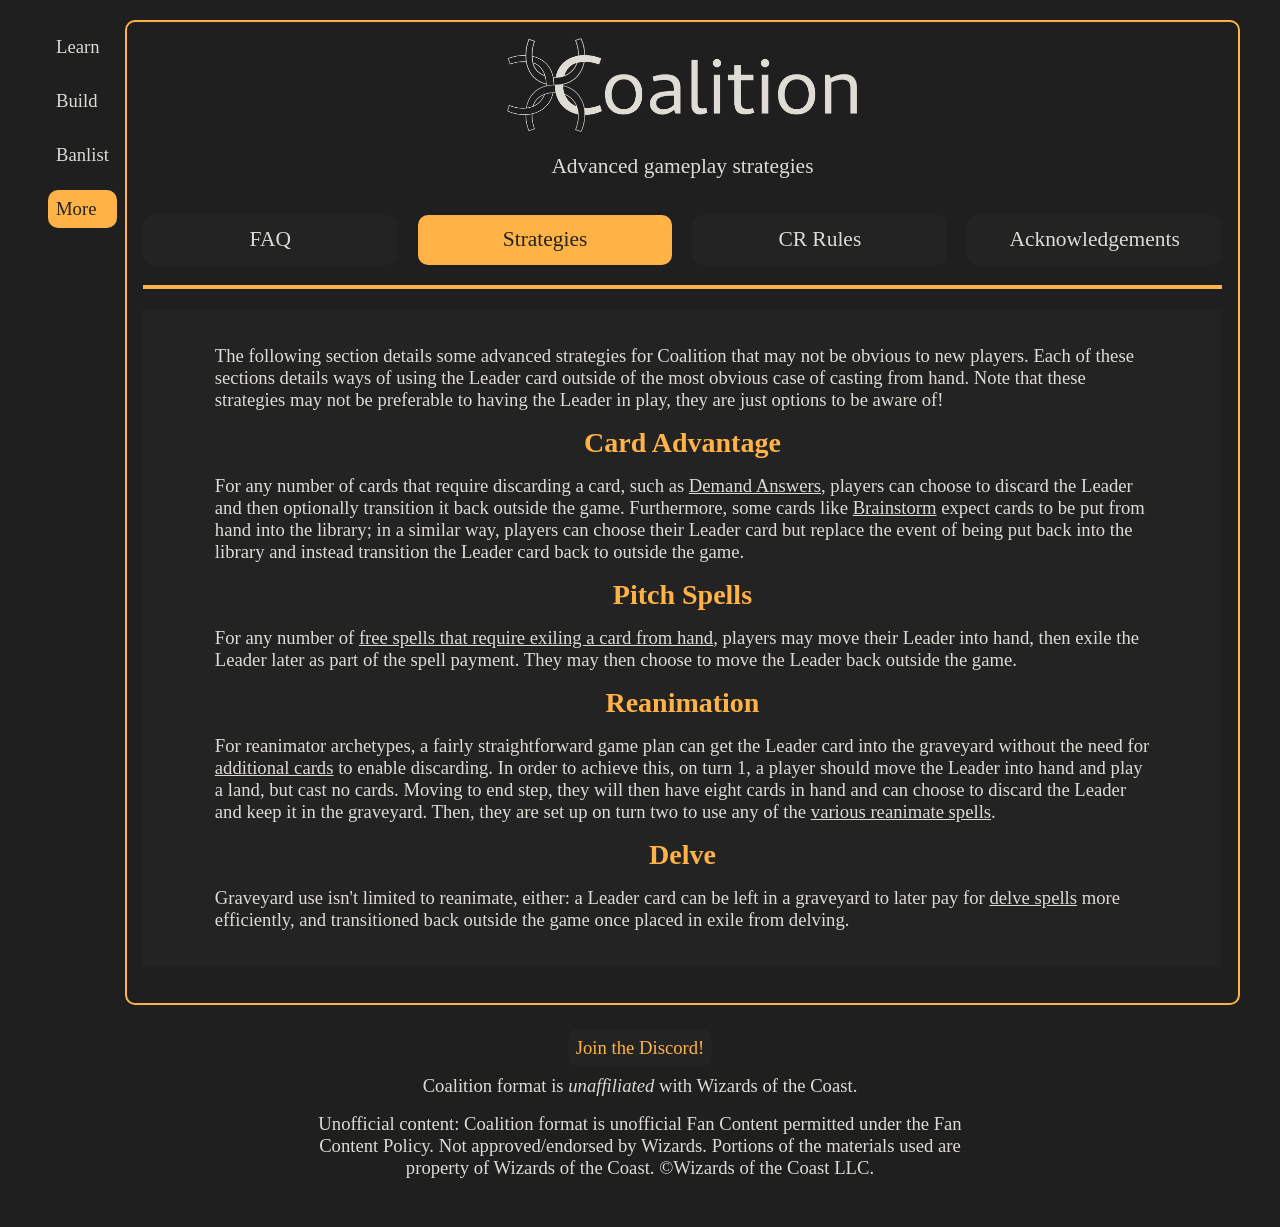
<file: strategies.html>
<!DOCTYPE html>
<html lang="en">
  <head>
    <title>Coalition Format</title>
    <meta charset="UTF-8" />
    <meta name="viewport" content="width=device-width, initial-scale=1.0" />
    <link rel="icon" type="image/png" href="/images/favicon-96x96.png" sizes="96x96" />
    <link rel="icon" type="image/svg+xml" href="/images/favicon.svg" />
    <link rel="shortcut icon" href="/images/favicon.ico" />
    <link rel="apple-touch-icon" sizes="180x180" href="/images/apple-touch-icon.png" />
    <link rel="manifest" href="/site.webmanifest">
    <link rel='stylesheet' href='style.css' />
  </head>

  <body>
    <div id='main'>
        <nav>
        <a href="index.html">
          Learn
        </a>

        <a href="build.html">
          Build
        </a>

        <a href="banlist.html">
          Banlist
        </a>

        <a href="faq.html" class="selected">
          More
        </a>
      </nav>
        <div id='content'>
            <div class='intro'>
                <img width="350" src="/images/coalition_logo.png" />
                <p>
                    Advanced gameplay strategies
                </p>
                <div class='columns menu'>
                  <a href="faq.html" class="column">
                    FAQ
                  </a>
                  <a href="strategies.html" class="column selected">
                    Strategies
                  </a>
                  <a href="rules.html" class="column">
                    CR Rules
                  </a>
                  <a href="acknowledgements.html" class="column">
                    Acknowledgements
                  </a>
                </div>
            </div>
            <div class='explainer' id="banlist">
                <div class='info box'>
                        <p>The following section details some advanced strategies for Coalition that may not be obvious to new players. Each of these sections details ways of using the Leader card outside of the most obvious case of casting from hand. Note that these strategies may not be preferable to having the Leader in play, they are just options to be aware of!</p>

                        <h2>Card Advantage</h2>
                        <p>For any number of cards that require discarding a card, such as <a href="https://scryfall.com/card/mkm/122/demand-answers">Demand Answers</a>, players can choose to discard the Leader and then optionally transition it back outside the game. Furthermore, some cards like <a href="https://scryfall.com/card/dsc/113/brainstorm">Brainstorm</a> expect cards to be put from hand into the library; in a similar way, players can choose their Leader card but replace the event of being put back into the library and instead transition the Leader card back to outside the game.</p>

                        <h2>Pitch Spells</h2>
                        <p>For any number of <a href="https://scryfall.com/search?q=otag%3Apitch-spell&unique=cards&as=grid&order=edhrec">free spells that require exiling a card from hand</a>, players may move their Leader into hand, then exile the Leader later as part of the spell payment. They may then choose to move the Leader back outside the game.</p>

                        <h2>Reanimation</h2>
                        <p>For reanimator archetypes, a fairly straightforward game plan can get the Leader card into the graveyard without the need for <a href="https://scryfall.com/card/mmq/168/unmask">additional cards</a> to enable discarding. In order to achieve this, on turn 1, a player should move the Leader into hand and play a land, but cast no cards. Moving to end step, they will then have eight cards in hand and can choose to discard the Leader and keep it in the graveyard. Then, they are set up on turn two to use any of the <a href="https://scryfall.com/search?q=otag%3Areanimate-creature+mv%3C3+f%3Alegacy+game%3Apaper+-is%3Areserved&unique=cards&as=grid&order=name">various reanimate spells</a>.</p>
                        
                        <h2>Delve</h2>
                        <p>Graveyard use isn't limited to reanimate, either: a Leader card can be left in a graveyard to later pay for <a href="https://scryfall.com/search?q=otag%3Adelve+f%3Alegacy+-is%3Areserved+-t%3Alegendary&unique=cards&as=grid&order=edhrec">delve spells</a> more efficiently, and transitioned back outside the game once placed in exile from delving.</p>
                </div>
            </div>
        </div>
    </div>
    <footer>
        <a class="nf nf-fa-discord" href="https://discord.gg/NwQm5m4eBT">  Join the Discord!</a>
        <p>Coalition format is <i>unaffiliated</i> with Wizards of the Coast.</p>
        <p>Unofficial content: Coalition format is unofficial Fan Content permitted under the Fan Content Policy. Not approved/endorsed by Wizards. Portions of the materials used are property of Wizards of the Coast. ©Wizards of the Coast LLC.</p>
    </footer>
  </body>
</html>
</file>
<file: style.css>
@import "https://www.nerdfonts.com/assets/css/webfont.css";
@import 'https://indestructibletype.com/fonts/Jost.css';

:root {
  --standard-size: 20px;
  --border-radius: 10px;
  --mobile-menu-height: 55px;
  --standard-bg: #242323;
}

body {
  margin: 0;
  margin-top: var(--standard-size);
  background:#1f1f1f;
  font-family: "Jost";
  font-weight: 300;
  color:#dddbd4;
  font-size: 14pt;
  display: flex;
  align-items: center;
  flex-direction: column;
}

#main {
  display: flex;
  max-width: 1200px;
}

#content {
  border: 2px solid #FFB347;
  border-radius: var(--border-radius);
  padding: 16px;
}

footer {
  text-align: center;
  max-width: 725px;
  margin: 32px;
}

p {
  margin: 16px 5%;
}

h1, h2 {
  color: #FFB347;
  margin: 0;
}

.intro {
  text-align: center;
  border-bottom: 4px solid #FFB347;
  font-size: 115%;
}

/* navigation */
nav {
  display: flex;
  flex-direction: column;
}

nav > a {
  padding: 8px;
  margin: 8px;

  text-decoration: none;
  color: #dddbd4;
  border-radius: var(--border-radius);
}

nav > a:hover {
  background: #282828;
}

nav > a.selected {
  color: var(--standard-bg);
  background: #FFB347;
}

@media screen and (max-width: 767px) {
  body {
    margin-top: 0;
  }

  nav {
    position: fixed;
    top: 0;

    justify-content: space-between;
    align-items: center;
    flex-direction: row;

    width: 100%;
    height: var(--mobile-menu-height);

    background: var(--standard-bg);
    border-bottom: 2px solid #FFB347;
  }

  #content {
    margin-top: var(--mobile-menu-height);
    border-radius: 0;
  }
}

/* columns */
.columns {
  display: flex;;
}

.columns > .column {
  display: flex;
  align-items: center;
  flex-direction: column;
  justify-content: center;
  width: 25%;
  text-align: center;
}

.columns > .column:not(:last-child) {
  margin-right: var(--standard-size);
}

@media screen and (max-width: 767px) {
  .columns {
    flex-direction: column;
    width: 90%;
  }

  .columns > .column {
    width: 100%;
  }

  .columns > .column:not(:last-child) {
    margin-bottom: 0;
  }
}

/* box styling */
.box {
  background: var(--standard-bg);
  padding: var(--standard-size);
  margin: var(--standard-size) auto;
  min-height: 100px;
}

.box > .title {
  color: #FFB347;
  font-weight: bold;
  margin-bottom: var(--standard-size);
}

/* menu selector styling */
.menu > .column {
    background: var(--standard-bg);
    padding: var(--standard-size);
    margin: var(--standard-size) auto;
    max-height: 10px;
    border-radius: var(--border-radius);
  }

  .menu > .selected {
    background: #FFB347;
    color: var(--standard-bg);
    padding: var(--standard-size);
    margin: var(--standard-size) auto;
  }

  .menu > .column > a {
    text-decoration: none;
  }

  .menu > .selected > a {
    color: var(--standard-bg);
  }


/* explainer */
.explainer {
  display: flex;
  flex-direction: row;
  align-items: stretch;
}

.explainer > .info {
  display: flex;
  flex-direction: column;
  justify-content: center;
}

.explainer > .info > h2 {
  text-align: center;
}

.explainer > .info > .tooltip {
  margin-left: auto;
  margin-right: auto;
  margin-top: var(--standard-size);
}

.card {
  display: flex;
  flex-direction: column;
  justify-content: center;
  align-items: center;
  align-items: flex-center;
  background: var(--standard-bg);
  margin: var(--standard-size) auto;
  min-width: 300px;
}

.explainer > .card > img {
  max-width: 300px;
  aspect-ratio: auto;
}

.tooltip > img {
    height: 0;
    width: 0;
    visibility:hidden;
}

@media screen and (max-width: 767px) {
  .explainer {
    flex-direction: column;
  }

  .explainer > .info {
    order: 1;
    margin-bottom: 0;
  }

  .explainer > .card {
    order: 2;
    background: var(--standard-bg);
    width: 100%;
    margin-top: 0;
    padding-bottom: var(--standard-size);
  }

  .tooltip {
    width: 300px;
  }

  .tooltip > img {
    visibility:visible; 
    display:block;
    width: 100%;
    height: auto;
    margin:auto;
    padding-bottom: 15px;
  }
  .explainer > .card > img {
    visibility: hidden;
    width: 0;
    height: 0;
  }

}

.explainer > .card table {
  margin-bottom: var(--standard-size);
  font-weight: 275;
}

.explainer > .card td {
    border: 1px solid #FFB347;
    background: #dddbd4;
    color: var(--standard-bg);
    text-align: center;
}

.explainer > .card td.winner {
  font-weight: 500;
  color: black;
  background-color: green;
}

.explainer > .card th {
  color: var(--standard-bg);
  font-weight: 350;
  background: #FFB347;
  padding: 5px;
}

.explainer > .card thead th:first-child {
  background: var(--standard-bg);
}

.explainer > .card tr th:first-child {
    background: var(--standard-bg);
    color: #dddbd4;
}

.explainer > .card > .deck-explainer {
  width: 200px;
  margin-bottom: var(--standard-size);
  text-align: center;
}

.explainer > .card > .deck-explainer:not(:last-child) {
  border-bottom: 2px solid #FFB347;
  padding-bottom: var(--standard-size);
}

.explainer > .card > .deck-explainer > .icons {
  color: #FFB347;
  font-size: 150%;
}

.explainer > .card > .deck-explainer > .info {
  font-size: 125%;
}

dt {
  font-style: italic;
  font-weight: bold;
}

.tooltip {
    border: 1px solid #FFB347;
    font-weight: bold;
    padding: 3px;
    font-size: 80%;
    text-align: center;
    background: rgba(221, 219, 212, .6);
    color: var(--standard-bg);
    max-width: 400px;
}

a {
    color: #dddbd4;
}

.banlist {
    margin: 16px 5%;
}


.banlist dd{
    margin-bottom: 15px;
}

.banlist ul, li{
    margin: 8px;
}

.cardinfo img {
  max-width: 200px;
}
#cards_display {
  flex-wrap: wrap;
}

#deckbuilder > .column {
  width: 100%;
  min-width: 300px;
}

input,
textarea, select {
  background: var(--background);
  color: var(--text);
  border-style: solid;
  border-radius: var(--border-radius);
  padding: var(--standard-spacing);
}

input[type="text"],
textarea {
  width: 100%;
  padding:10px;
}

#coalition_type_input {
  margin-bottom: 20px;
}

input, select {
  background: url([data-uri]) no-repeat 95% 50%;
  -moz-appearance: none; 
  -webkit-appearance: none; 
  appearance: none;
  outline: none;
  margin: 0;
  font-family: inherit;
  font-size: 90%;
  cursor: inherit;
  border: 1px solid #FFB347;
  border-radius: 0.25em;
  cursor: pointer;
}

.selections input, select {
  min-width: 120px;
  max-height: 30px;
  line-height: 1;
  padding: 0.25em 1em;
}

.filters input {
  margin-top: 20px;
  padding: 5px;
}

.filters > .selected {
  background: #FFB347;
  color: var(--standard-bg)
}

.box > h2 {
  text-align: center;
}

footer a {
  padding: 8px;
  margin: 8px;
  text-decoration: none;
  color: #FFB347;
  background-color: var(--standard-bg);
  border-radius: var(--border-radius);
}

textarea{
  background: var(--background);
  color: var(--text);
  border-style: solid;
  border-radius: var(--border-radius);
  padding: 10px;
  min-height: 200px;
  margin: 10px;
  width: 95%;
}

.hidden {
  visibility: hidden;
  display: none;
}

#coalition_type_input {
  width: 300px;
  margin-left: auto;
  margin-right: auto;
}

#deckbuilder {
  text-align: center;
  margin: auto;
}

#maindeck {
  display: grid;
  grid-template-columns: repeat(3, minmax(150px, 1fr));
  grid-template-rows: 2;
  grid-gap: 1em;
  grid-auto-flow: dense;
}

#maindeck > div > ul {
  padding: 1px;
  margin: 2px;
  list-style: none;
}

.largecolumn {
  grid-row: auto / span 2
}

#sideboard {
  grid-column-end: -1;
  grid-row-start: 1;
}

#deckinfo {
  text-align: center;
}

#message {
  font-weight: bold;
  padding: 3px;
  font-size: 100%;
  text-align: center;
  color: var(#dddbd4);
  background-color: #800000;
  max-width: 400px;
  margin: auto;
}

.validdeck {
  background: rgba(34, 139, 34, .6) !important;
}

.invalid {
  background: #800000;
}

@media screen and (max-width: 767px) {
  #maindeck {
    display: grid;
    grid-template-columns: repeat(1, minmax(150px, 1fr));
    gap: 10px;
    grid-auto-flow: dense;
  }

  #sideboard {
    grid-row-start: auto;
  }
}

#message > input {
  padding: 4px;
  background: #1f1f1f;
  margin: 4px;
}

#legendaryban {
  margin-bottom: 15px;
  margin-top: 0px;
}

.menu > a {
  text-decoration: none;
}
</file>
